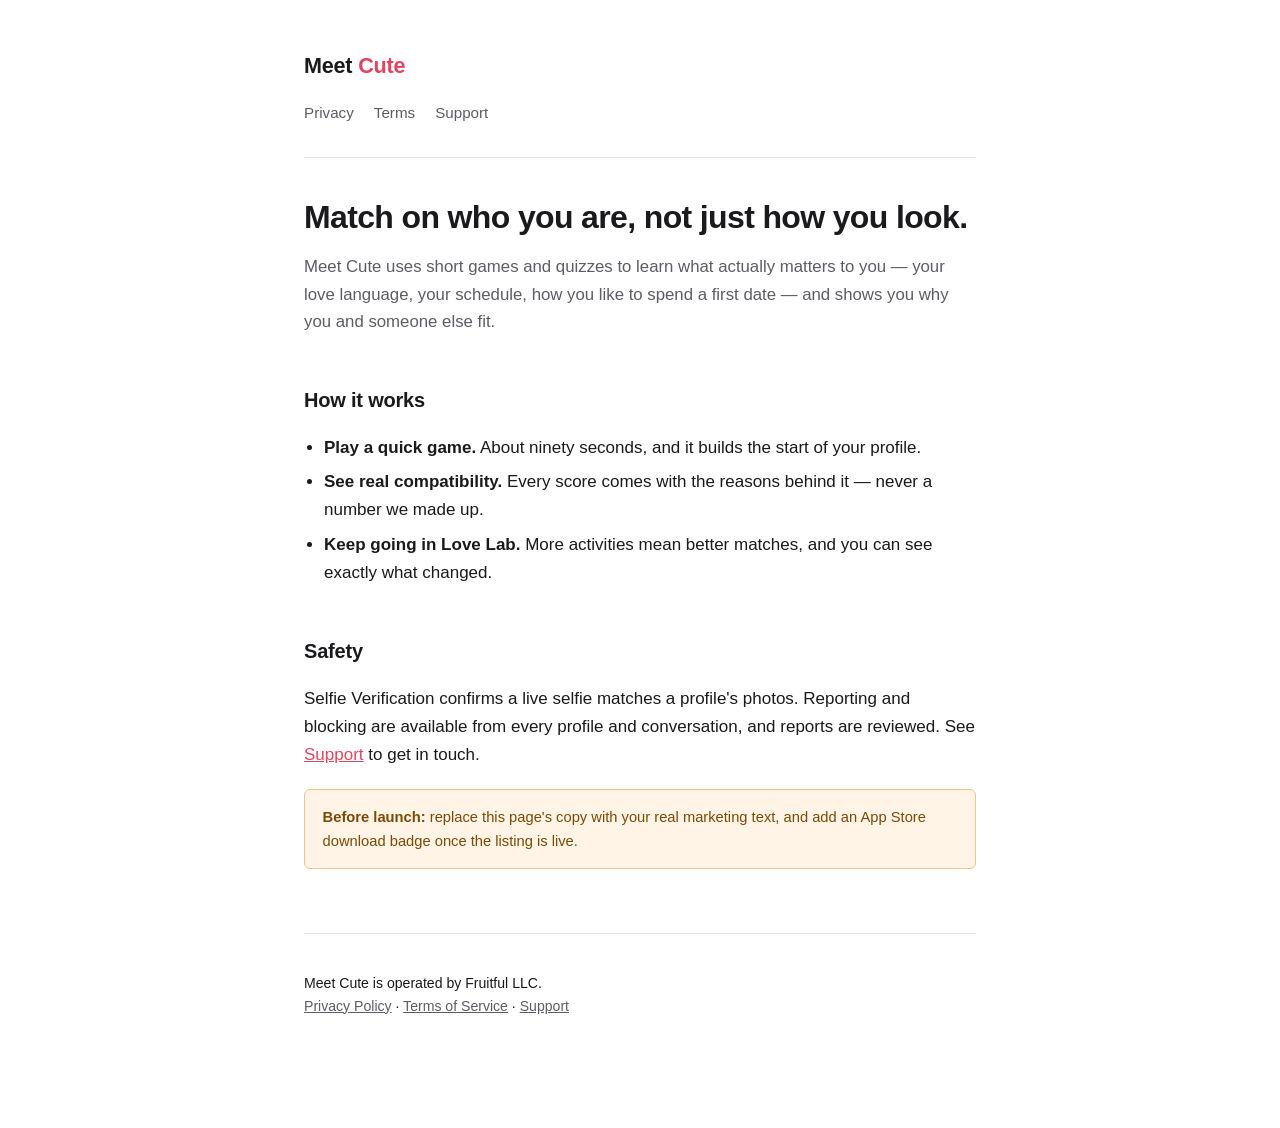
<file: index.html>
<!doctype html>
<html lang="en">
<head>
<meta charset="utf-8">
<meta name="viewport" content="width=device-width, initial-scale=1">
<title>Meet Cute</title>
<meta name="description" content="Meet Cute — a dating app built on games and quizzes, so you match on who you are, not just how you look.">
<link rel="stylesheet" href="style.css">
</head>
<body>
<div class="wrap">

<header>
  <a class="brand" href="index.html">Meet&nbsp;<span>Cute</span></a>
  <nav>
    <a href="privacy.html">Privacy</a>
    <a href="terms.html">Terms</a>
    <a href="support.html">Support</a>
  </nav>
</header>

<h1>Match on who you are, not just how you look.</h1>
<p class="lede">Meet Cute uses short games and quizzes to learn what actually matters to you — your love language, your schedule, how you like to spend a first date — and shows you why you and someone else fit.</p>

<h2>How it works</h2>
<ul>
  <li><strong>Play a quick game.</strong> About ninety seconds, and it builds the start of your profile.</li>
  <li><strong>See real compatibility.</strong> Every score comes with the reasons behind it — never a number we made up.</li>
  <li><strong>Keep going in Love Lab.</strong> More activities mean better matches, and you can see exactly what changed.</li>
</ul>

<h2>Safety</h2>
<p>Selfie Verification confirms a live selfie matches a profile's photos. Reporting and blocking are available from every profile and conversation, and reports are reviewed. See <a href="support.html">Support</a> to get in touch.</p>

<div class="todo">
  <strong>Before launch:</strong> replace this page's copy with your real marketing text, and add an App Store download badge once the listing is live.
</div>

<footer>
  <p>Meet Cute is operated by Fruitful&nbsp;LLC.<br>
  <a href="privacy.html">Privacy Policy</a> · <a href="terms.html">Terms of Service</a> · <a href="support.html">Support</a></p>
</footer>

</div>
</body>
</html>
</file>
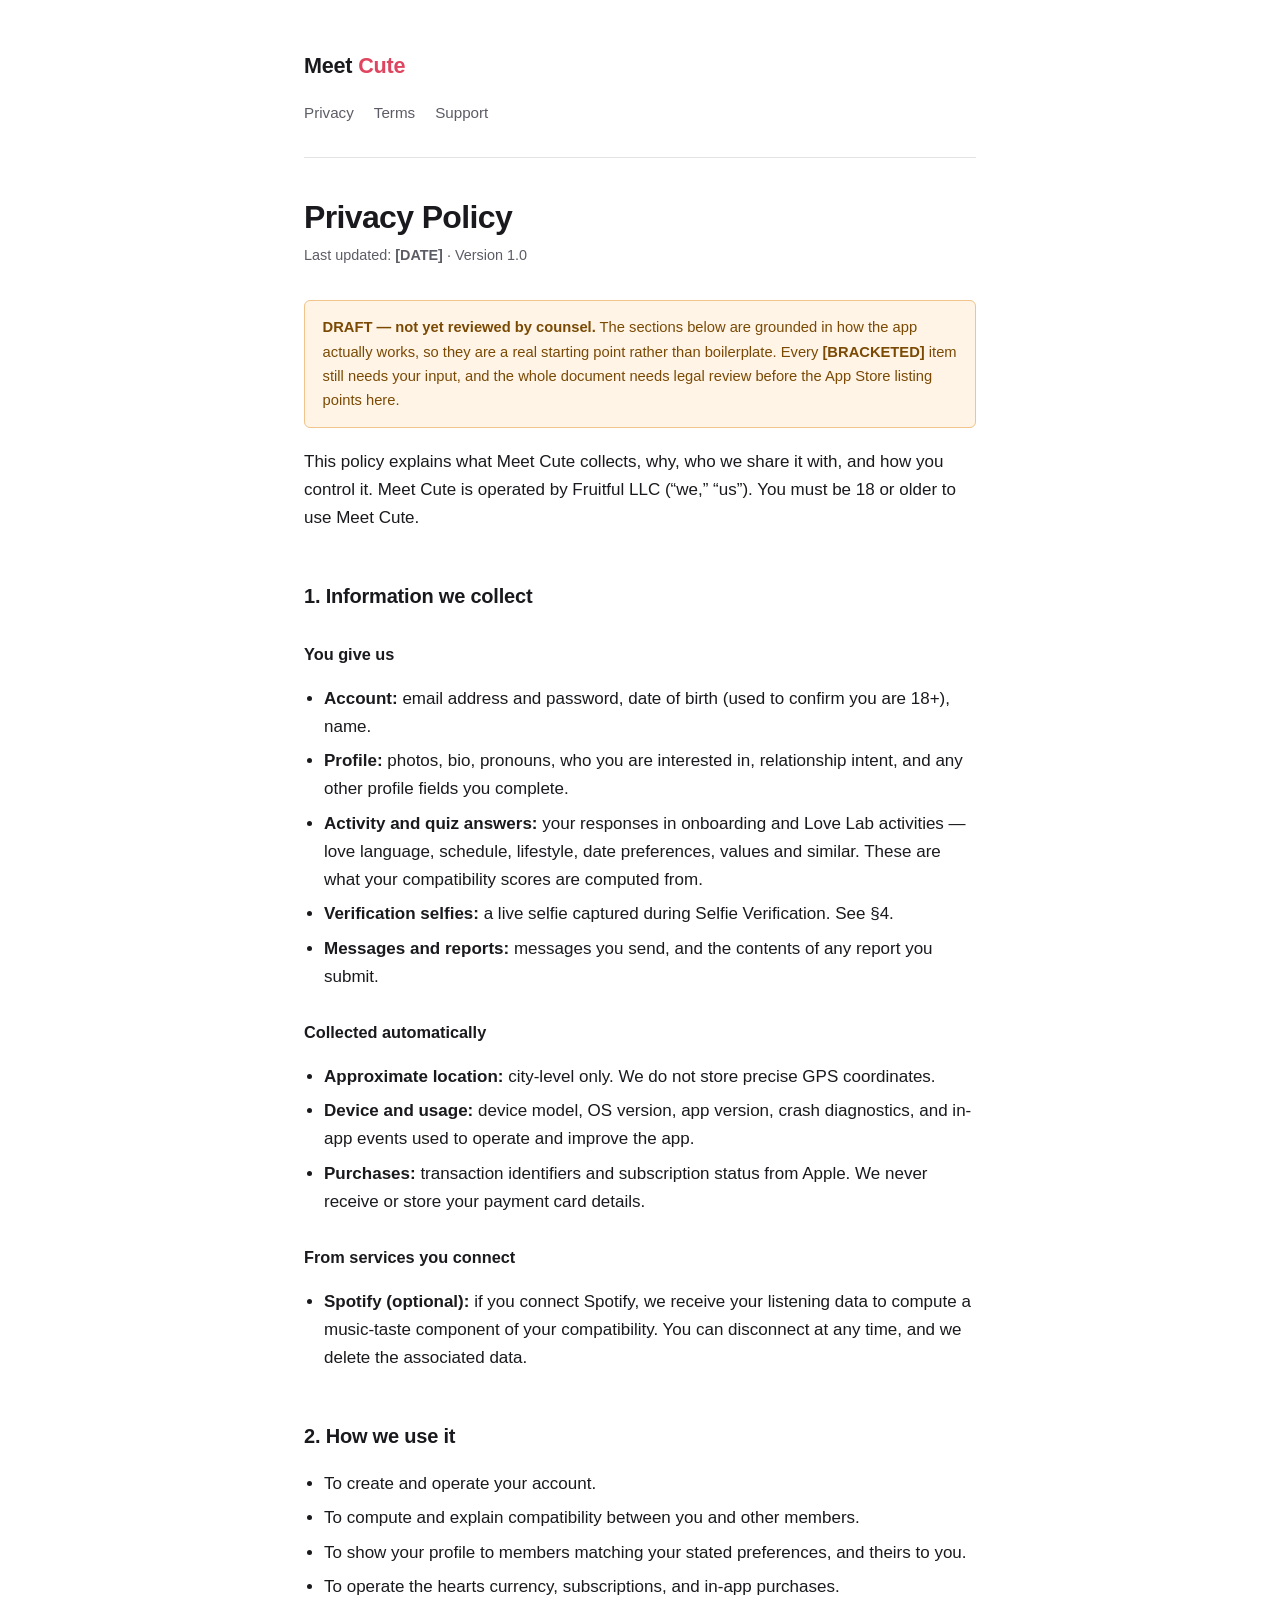
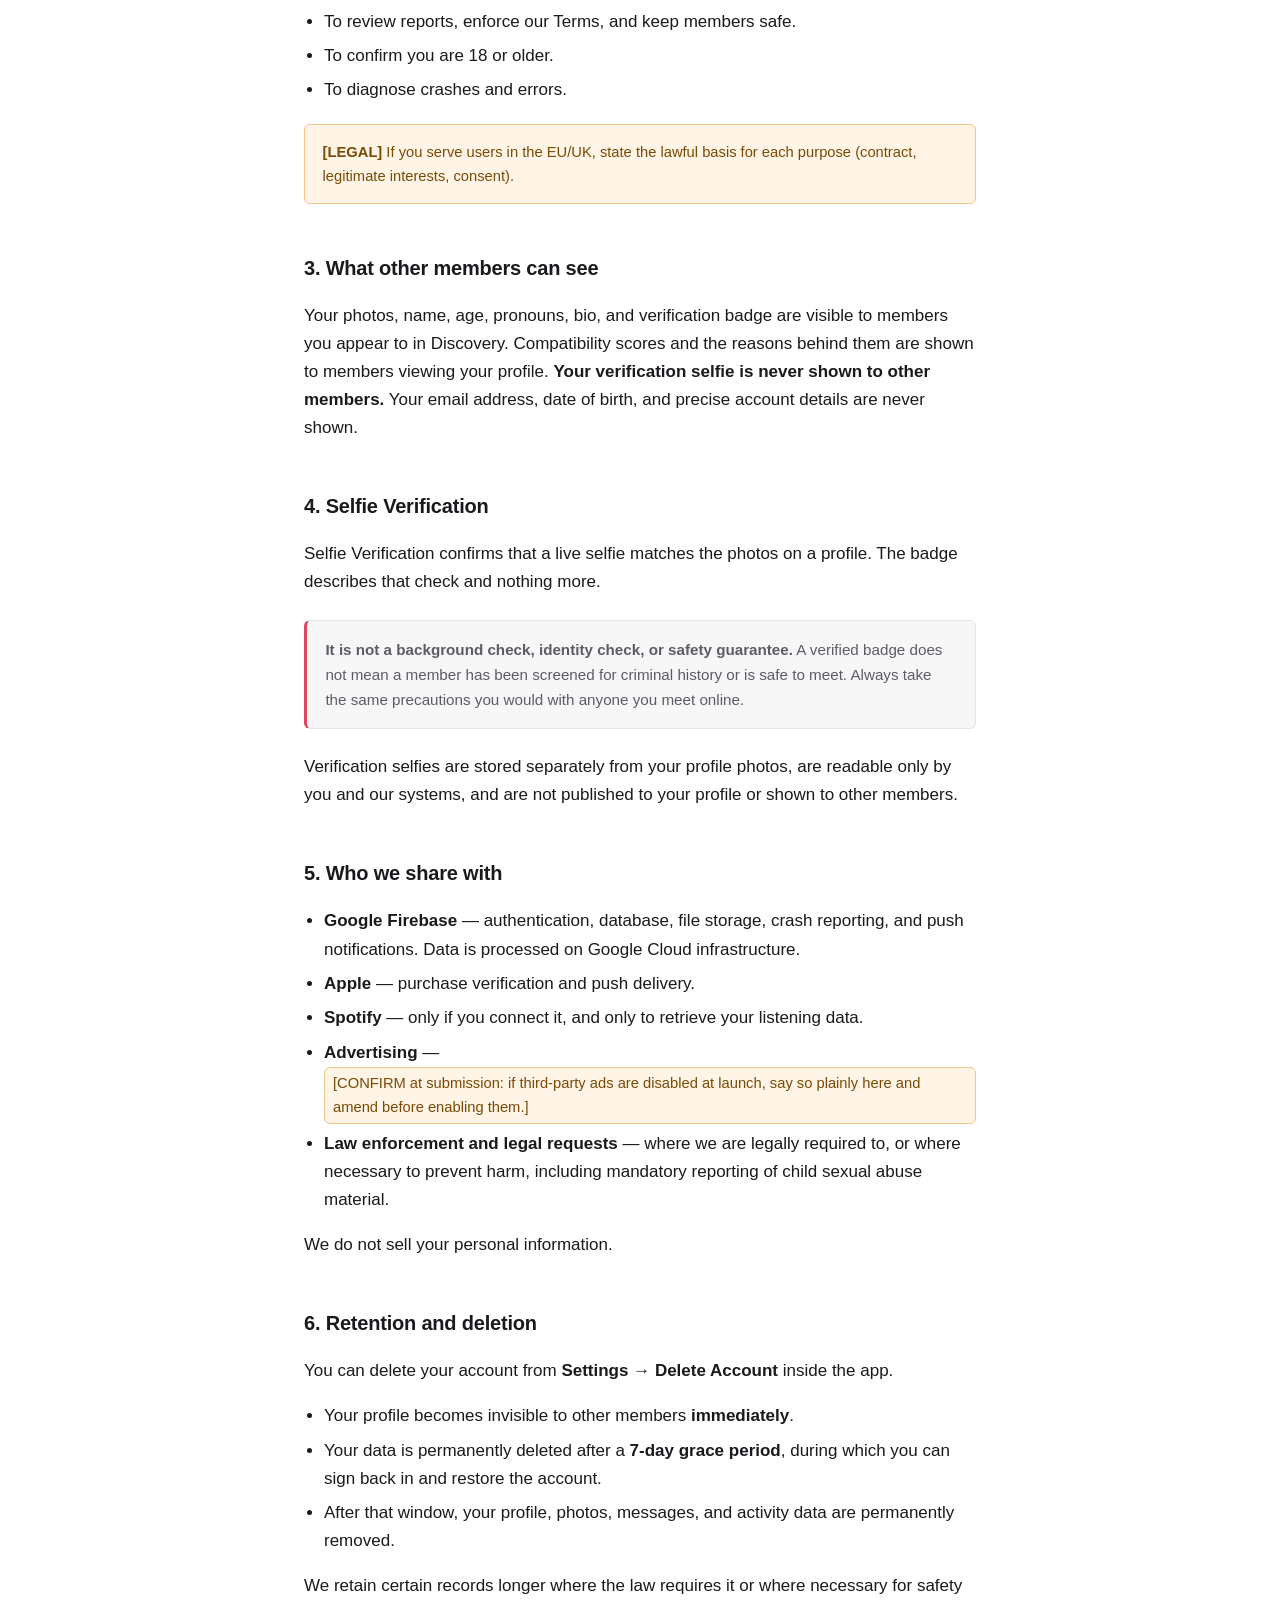
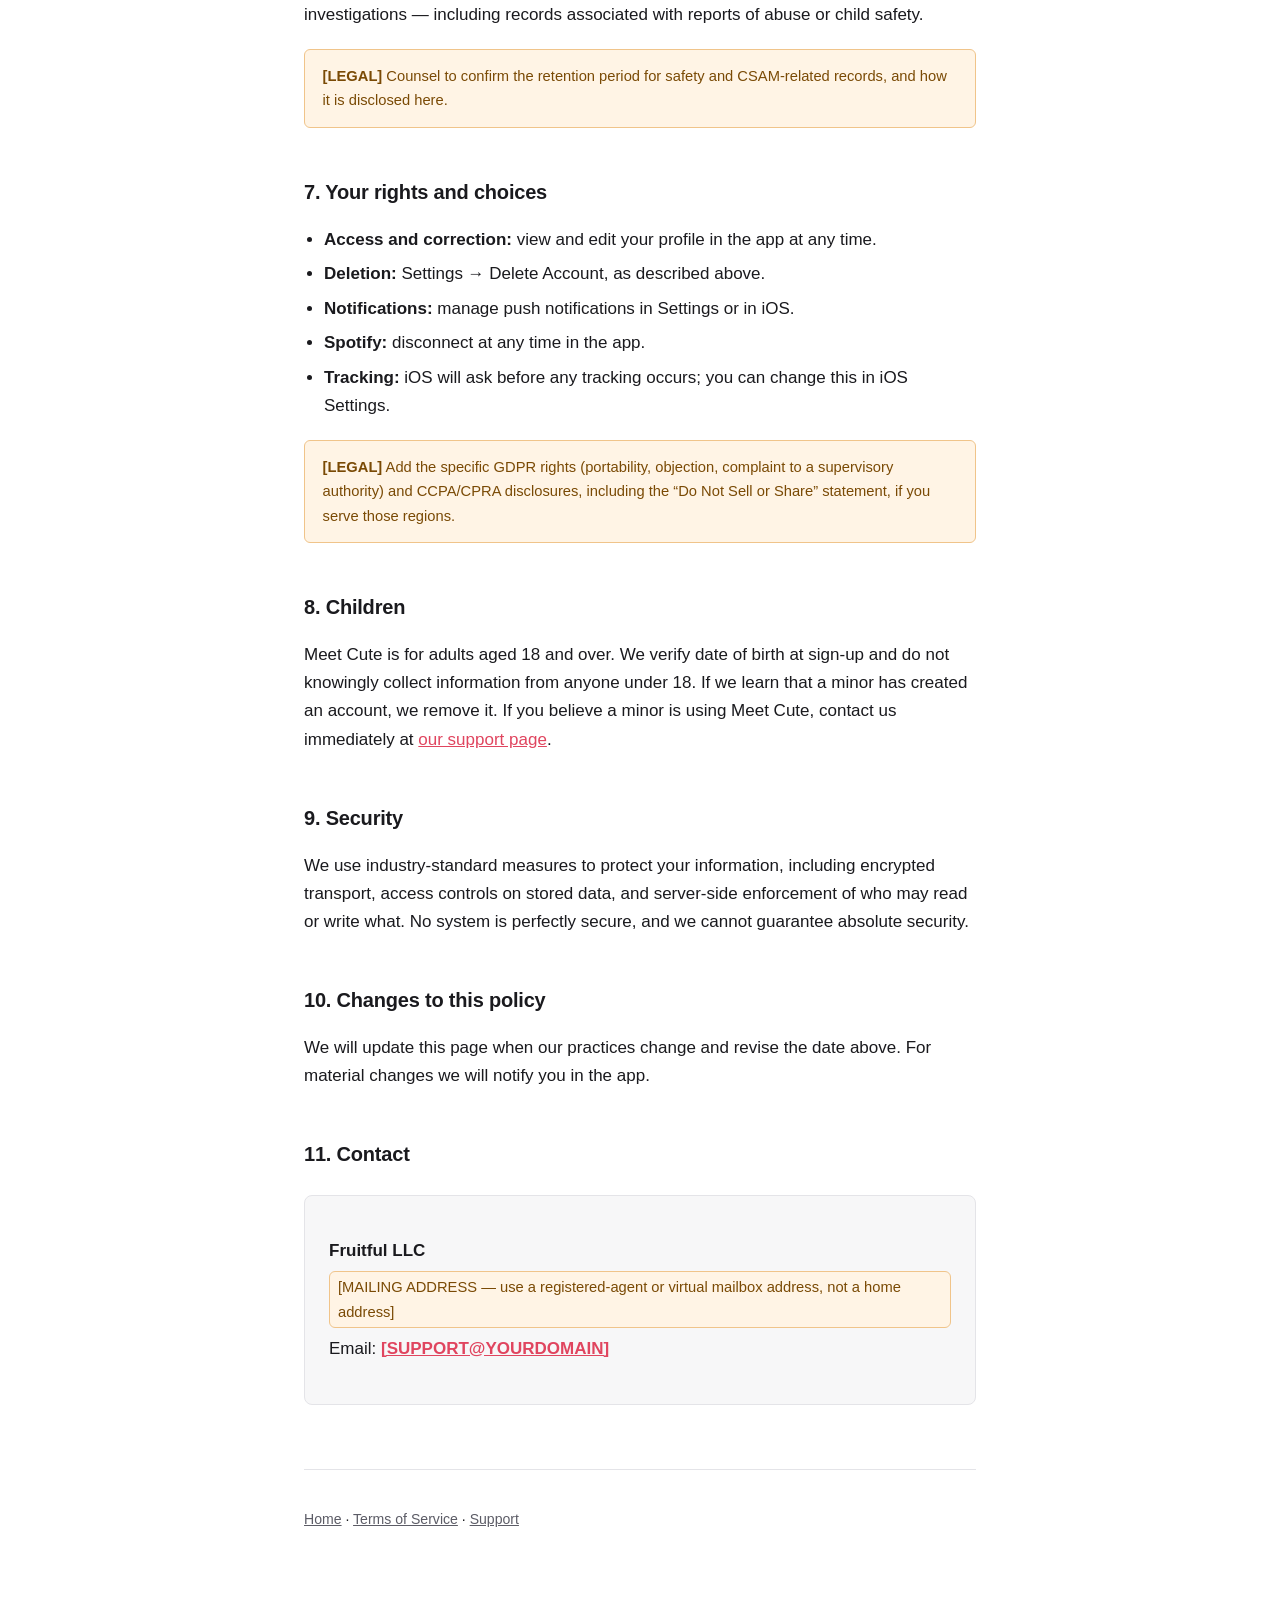
<file: privacy.html>
<!doctype html>
<html lang="en">
<head>
<meta charset="utf-8">
<meta name="viewport" content="width=device-width, initial-scale=1">
<title>Privacy Policy — Meet Cute</title>
<meta name="description" content="How Meet Cute collects, uses, shares, and retains your information.">
<link rel="stylesheet" href="style.css">
</head>
<body>
<div class="wrap">

<header>
  <a class="brand" href="index.html">Meet&nbsp;<span>Cute</span></a>
  <nav>
    <a href="privacy.html">Privacy</a>
    <a href="terms.html">Terms</a>
    <a href="support.html">Support</a>
  </nav>
</header>

<h1>Privacy Policy</h1>
<p class="updated">Last updated: <strong>[DATE]</strong> · Version 1.0</p>

<div class="todo">
  <strong>DRAFT — not yet reviewed by counsel.</strong> The sections below are grounded in how the app actually works, so they are a real starting point rather than boilerplate. Every <strong>[BRACKETED]</strong> item still needs your input, and the whole document needs legal review before the App Store listing points here.
</div>

<p>This policy explains what Meet Cute collects, why, who we share it with, and how you control it. Meet Cute is operated by Fruitful&nbsp;LLC (“we,” “us”). You must be 18 or older to use Meet Cute.</p>

<h2>1. Information we collect</h2>

<h3>You give us</h3>
<ul>
  <li><strong>Account:</strong> email address and password, date of birth (used to confirm you are 18+), name.</li>
  <li><strong>Profile:</strong> photos, bio, pronouns, who you are interested in, relationship intent, and any other profile fields you complete.</li>
  <li><strong>Activity and quiz answers:</strong> your responses in onboarding and Love Lab activities — love language, schedule, lifestyle, date preferences, values and similar. These are what your compatibility scores are computed from.</li>
  <li><strong>Verification selfies:</strong> a live selfie captured during Selfie Verification. See §4.</li>
  <li><strong>Messages and reports:</strong> messages you send, and the contents of any report you submit.</li>
</ul>

<h3>Collected automatically</h3>
<ul>
  <li><strong>Approximate location:</strong> city-level only. We do not store precise GPS coordinates.</li>
  <li><strong>Device and usage:</strong> device model, OS version, app version, crash diagnostics, and in-app events used to operate and improve the app.</li>
  <li><strong>Purchases:</strong> transaction identifiers and subscription status from Apple. We never receive or store your payment card details.</li>
</ul>

<h3>From services you connect</h3>
<ul>
  <li><strong>Spotify (optional):</strong> if you connect Spotify, we receive your listening data to compute a music-taste component of your compatibility. You can disconnect at any time, and we delete the associated data.</li>
</ul>

<h2>2. How we use it</h2>
<ul>
  <li>To create and operate your account.</li>
  <li>To compute and explain compatibility between you and other members.</li>
  <li>To show your profile to members matching your stated preferences, and theirs to you.</li>
  <li>To operate the hearts currency, subscriptions, and in-app purchases.</li>
  <li>To review reports, enforce our Terms, and keep members safe.</li>
  <li>To confirm you are 18 or older.</li>
  <li>To diagnose crashes and errors.</li>
</ul>
<div class="todo"><strong>[LEGAL]</strong> If you serve users in the EU/UK, state the lawful basis for each purpose (contract, legitimate interests, consent).</div>

<h2>3. What other members can see</h2>
<p>Your photos, name, age, pronouns, bio, and verification badge are visible to members you appear to in Discovery. Compatibility scores and the reasons behind them are shown to members viewing your profile. <strong>Your verification selfie is never shown to other members.</strong> Your email address, date of birth, and precise account details are never shown.</p>

<h2>4. Selfie Verification</h2>
<p>Selfie Verification confirms that a live selfie matches the photos on a profile. The badge describes that check and nothing more.</p>
<div class="note">
  <strong>It is not a background check, identity check, or safety guarantee.</strong> A verified badge does not mean a member has been screened for criminal history or is safe to meet. Always take the same precautions you would with anyone you meet online.
</div>
<p>Verification selfies are stored separately from your profile photos, are readable only by you and our systems, and are not published to your profile or shown to other members.</p>

<h2>5. Who we share with</h2>
<ul>
  <li><strong>Google Firebase</strong> — authentication, database, file storage, crash reporting, and push notifications. Data is processed on Google Cloud infrastructure.</li>
  <li><strong>Apple</strong> — purchase verification and push delivery.</li>
  <li><strong>Spotify</strong> — only if you connect it, and only to retrieve your listening data.</li>
  <li><strong>Advertising</strong> — <span class="todo" style="display:inline-block;margin:0;padding:0.2rem 0.5rem;">[CONFIRM at submission: if third-party ads are disabled at launch, say so plainly here and amend before enabling them.]</span></li>
  <li><strong>Law enforcement and legal requests</strong> — where we are legally required to, or where necessary to prevent harm, including mandatory reporting of child sexual abuse material.</li>
</ul>
<p>We do not sell your personal information.</p>

<h2>6. Retention and deletion</h2>
<p>You can delete your account from <strong>Settings → Delete Account</strong> inside the app.</p>
<ul>
  <li>Your profile becomes invisible to other members <strong>immediately</strong>.</li>
  <li>Your data is permanently deleted after a <strong>7-day grace period</strong>, during which you can sign back in and restore the account.</li>
  <li>After that window, your profile, photos, messages, and activity data are permanently removed.</li>
</ul>
<p>We retain certain records longer where the law requires it or where necessary for safety investigations — including records associated with reports of abuse or child safety.</p>
<div class="todo"><strong>[LEGAL]</strong> Counsel to confirm the retention period for safety and CSAM-related records, and how it is disclosed here.</div>

<h2>7. Your rights and choices</h2>
<ul>
  <li><strong>Access and correction:</strong> view and edit your profile in the app at any time.</li>
  <li><strong>Deletion:</strong> Settings → Delete Account, as described above.</li>
  <li><strong>Notifications:</strong> manage push notifications in Settings or in iOS.</li>
  <li><strong>Spotify:</strong> disconnect at any time in the app.</li>
  <li><strong>Tracking:</strong> iOS will ask before any tracking occurs; you can change this in iOS Settings.</li>
</ul>
<div class="todo"><strong>[LEGAL]</strong> Add the specific GDPR rights (portability, objection, complaint to a supervisory authority) and CCPA/CPRA disclosures, including the “Do Not Sell or Share” statement, if you serve those regions.</div>

<h2>8. Children</h2>
<p>Meet Cute is for adults aged 18 and over. We verify date of birth at sign-up and do not knowingly collect information from anyone under 18. If we learn that a minor has created an account, we remove it. If you believe a minor is using Meet Cute, contact us immediately at <a href="support.html">our support page</a>.</p>

<h2>9. Security</h2>
<p>We use industry-standard measures to protect your information, including encrypted transport, access controls on stored data, and server-side enforcement of who may read or write what. No system is perfectly secure, and we cannot guarantee absolute security.</p>

<h2>10. Changes to this policy</h2>
<p>We will update this page when our practices change and revise the date above. For material changes we will notify you in the app.</p>

<h2>11. Contact</h2>
<div class="contact">
  <p><strong>Fruitful LLC</strong><br>
  <span class="todo" style="display:inline-block;margin:0.4rem 0;padding:0.2rem 0.5rem;">[MAILING ADDRESS — use a registered-agent or virtual mailbox address, not a home address]</span><br>
  Email: <a href="mailto:[SUPPORT@YOURDOMAIN]">[SUPPORT@YOURDOMAIN]</a></p>
</div>

<footer>
  <p><a href="index.html">Home</a> · <a href="terms.html">Terms of Service</a> · <a href="support.html">Support</a></p>
</footer>

</div>
</body>
</html>
</file>
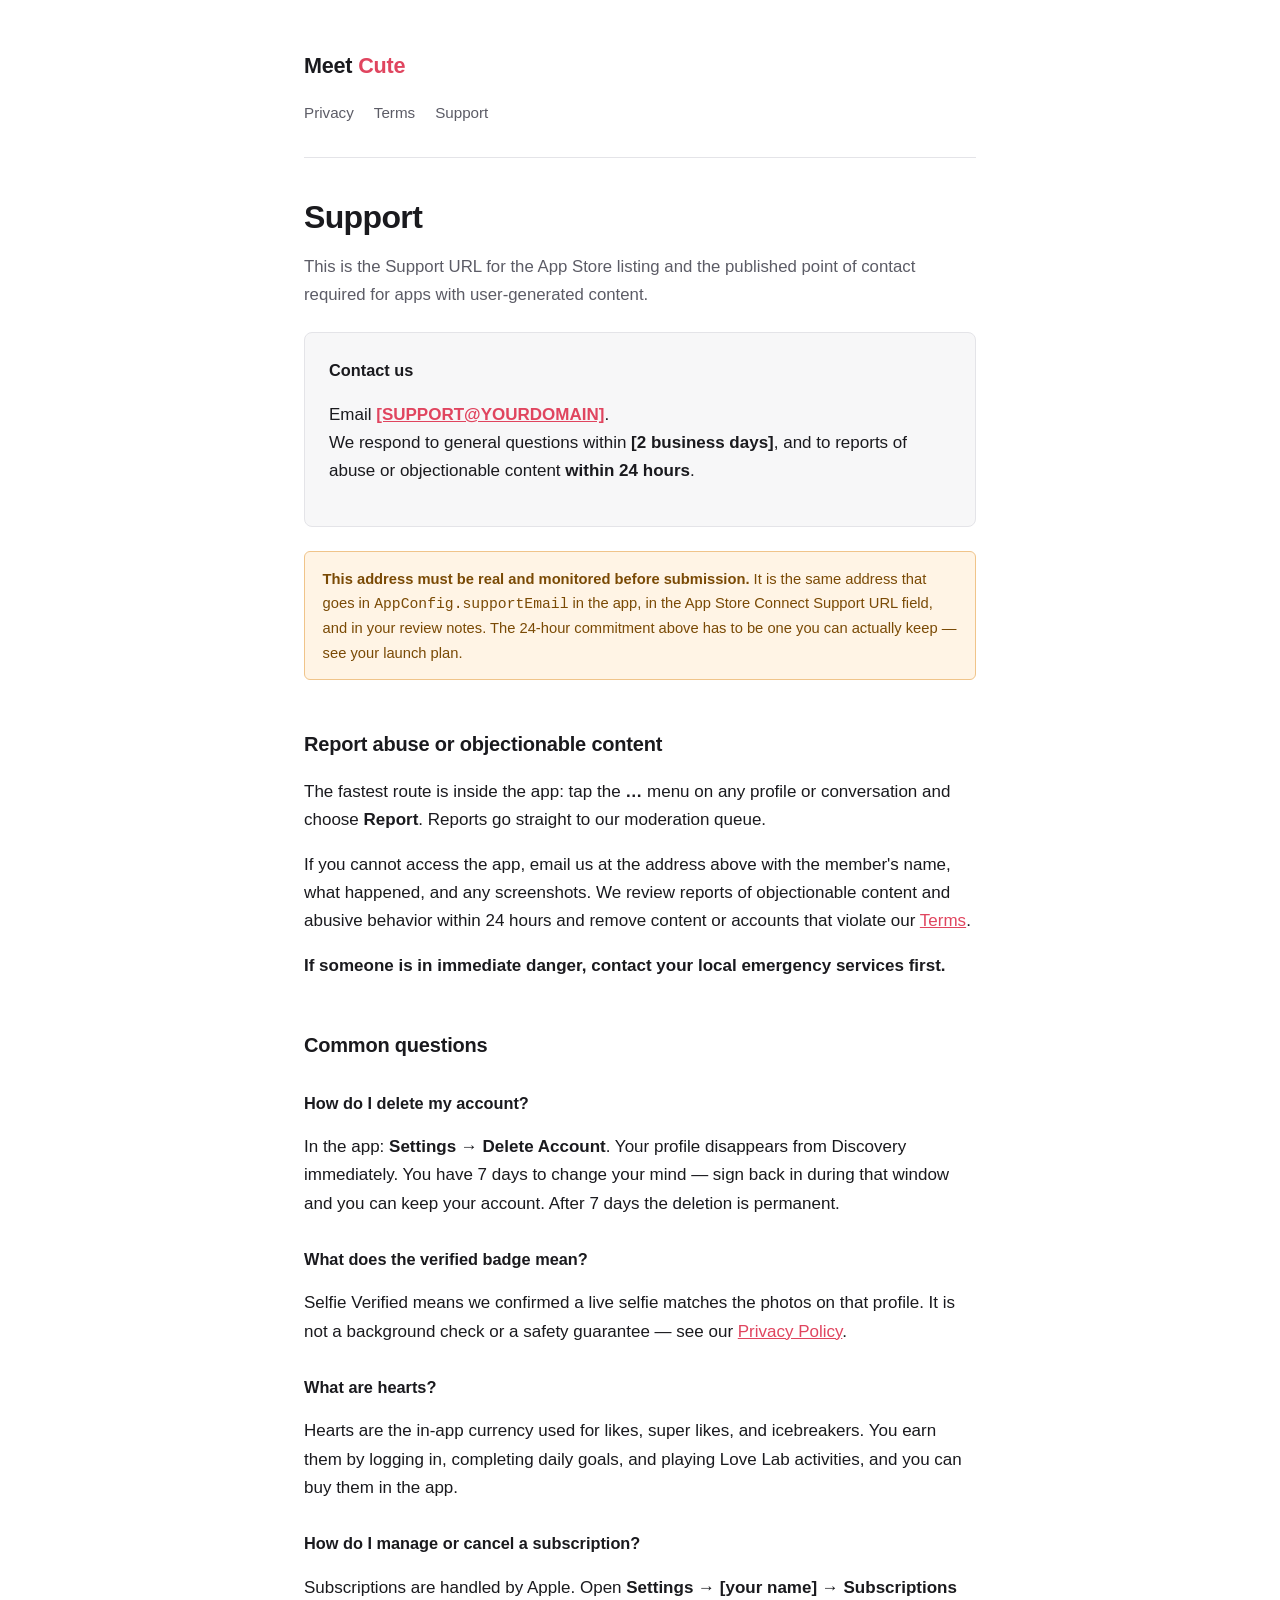
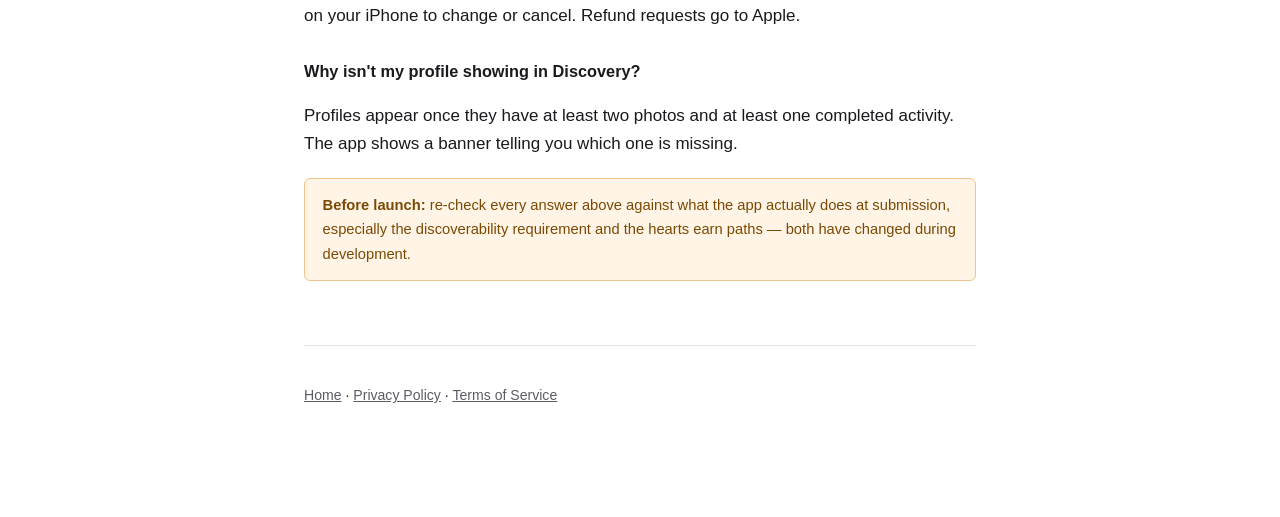
<file: support.html>
<!doctype html>
<html lang="en">
<head>
<meta charset="utf-8">
<meta name="viewport" content="width=device-width, initial-scale=1">
<title>Support — Meet Cute</title>
<meta name="description" content="Get help with Meet Cute, report a problem, or report abuse.">
<link rel="stylesheet" href="style.css">
</head>
<body>
<div class="wrap">

<header>
  <a class="brand" href="index.html">Meet&nbsp;<span>Cute</span></a>
  <nav>
    <a href="privacy.html">Privacy</a>
    <a href="terms.html">Terms</a>
    <a href="support.html">Support</a>
  </nav>
</header>

<h1>Support</h1>
<p class="lede">This is the Support URL for the App Store listing and the published point of contact required for apps with user-generated content.</p>

<div class="contact">
  <h3 style="margin-top:0">Contact us</h3>
  <p>Email <a href="mailto:[SUPPORT@YOURDOMAIN]">[SUPPORT@YOURDOMAIN]</a>.<br>
  We respond to general questions within <strong>[2 business days]</strong>, and to reports of abuse or objectionable content <strong>within 24 hours</strong>.</p>
</div>

<div class="todo">
  <strong>This address must be real and monitored before submission.</strong> It is the same address that goes in <code>AppConfig.supportEmail</code> in the app, in the App Store Connect Support URL field, and in your review notes. The 24-hour commitment above has to be one you can actually keep — see your launch plan.
</div>

<h2>Report abuse or objectionable content</h2>
<p>The fastest route is inside the app: tap the <strong>…</strong> menu on any profile or conversation and choose <strong>Report</strong>. Reports go straight to our moderation queue.</p>
<p>If you cannot access the app, email us at the address above with the member's name, what happened, and any screenshots. We review reports of objectionable content and abusive behavior within 24 hours and remove content or accounts that violate our <a href="terms.html">Terms</a>.</p>
<p><strong>If someone is in immediate danger, contact your local emergency services first.</strong></p>

<h2>Common questions</h2>

<h3>How do I delete my account?</h3>
<p>In the app: <strong>Settings → Delete Account</strong>. Your profile disappears from Discovery immediately. You have 7 days to change your mind — sign back in during that window and you can keep your account. After 7 days the deletion is permanent.</p>

<h3>What does the verified badge mean?</h3>
<p>Selfie Verified means we confirmed a live selfie matches the photos on that profile. It is not a background check or a safety guarantee — see our <a href="privacy.html">Privacy Policy</a>.</p>

<h3>What are hearts?</h3>
<p>Hearts are the in-app currency used for likes, super likes, and icebreakers. You earn them by logging in, completing daily goals, and playing Love Lab activities, and you can buy them in the app.</p>

<h3>How do I manage or cancel a subscription?</h3>
<p>Subscriptions are handled by Apple. Open <strong>Settings → [your name] → Subscriptions</strong> on your iPhone to change or cancel. Refund requests go to Apple.</p>

<h3>Why isn't my profile showing in Discovery?</h3>
<p>Profiles appear once they have at least two photos and at least one completed activity. The app shows a banner telling you which one is missing.</p>

<div class="todo">
  <strong>Before launch:</strong> re-check every answer above against what the app actually does at submission, especially the discoverability requirement and the hearts earn paths — both have changed during development.
</div>

<footer>
  <p><a href="index.html">Home</a> · <a href="privacy.html">Privacy Policy</a> · <a href="terms.html">Terms of Service</a></p>
</footer>

</div>
</body>
</html>
</file>
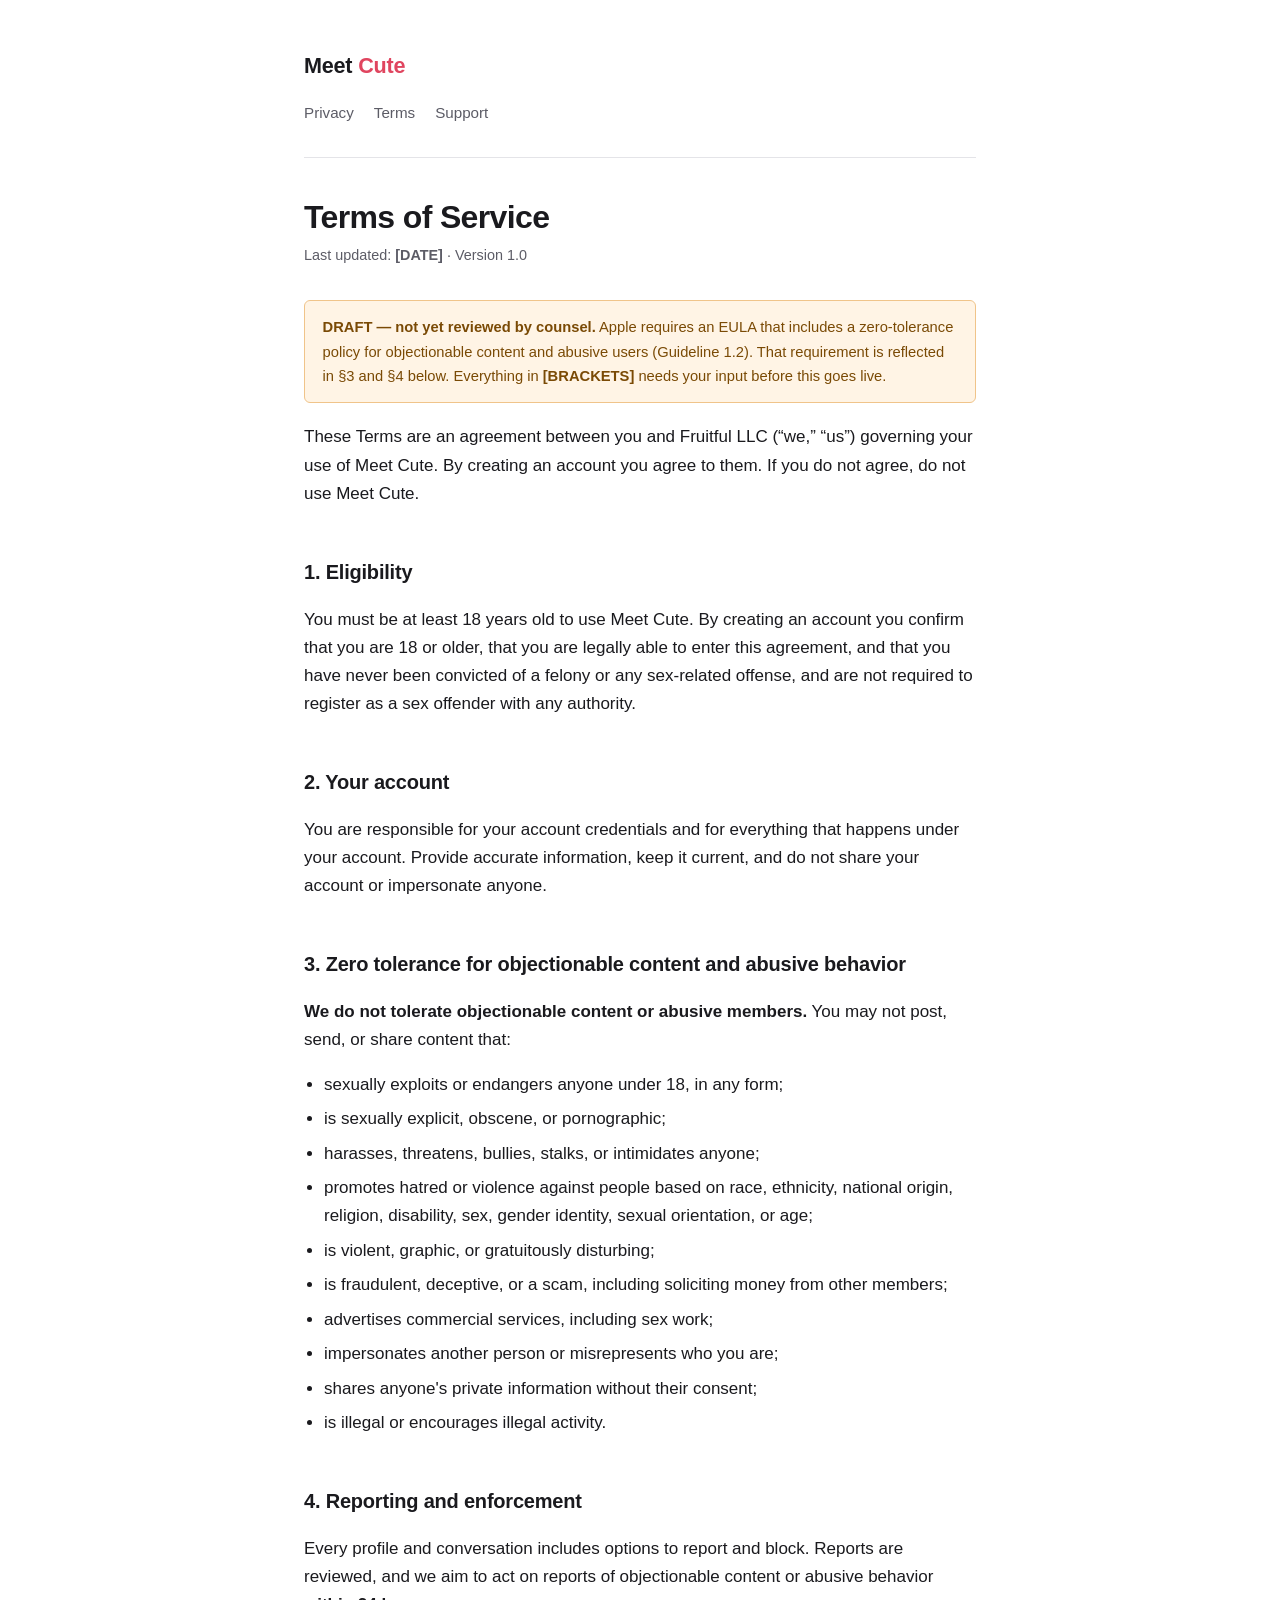
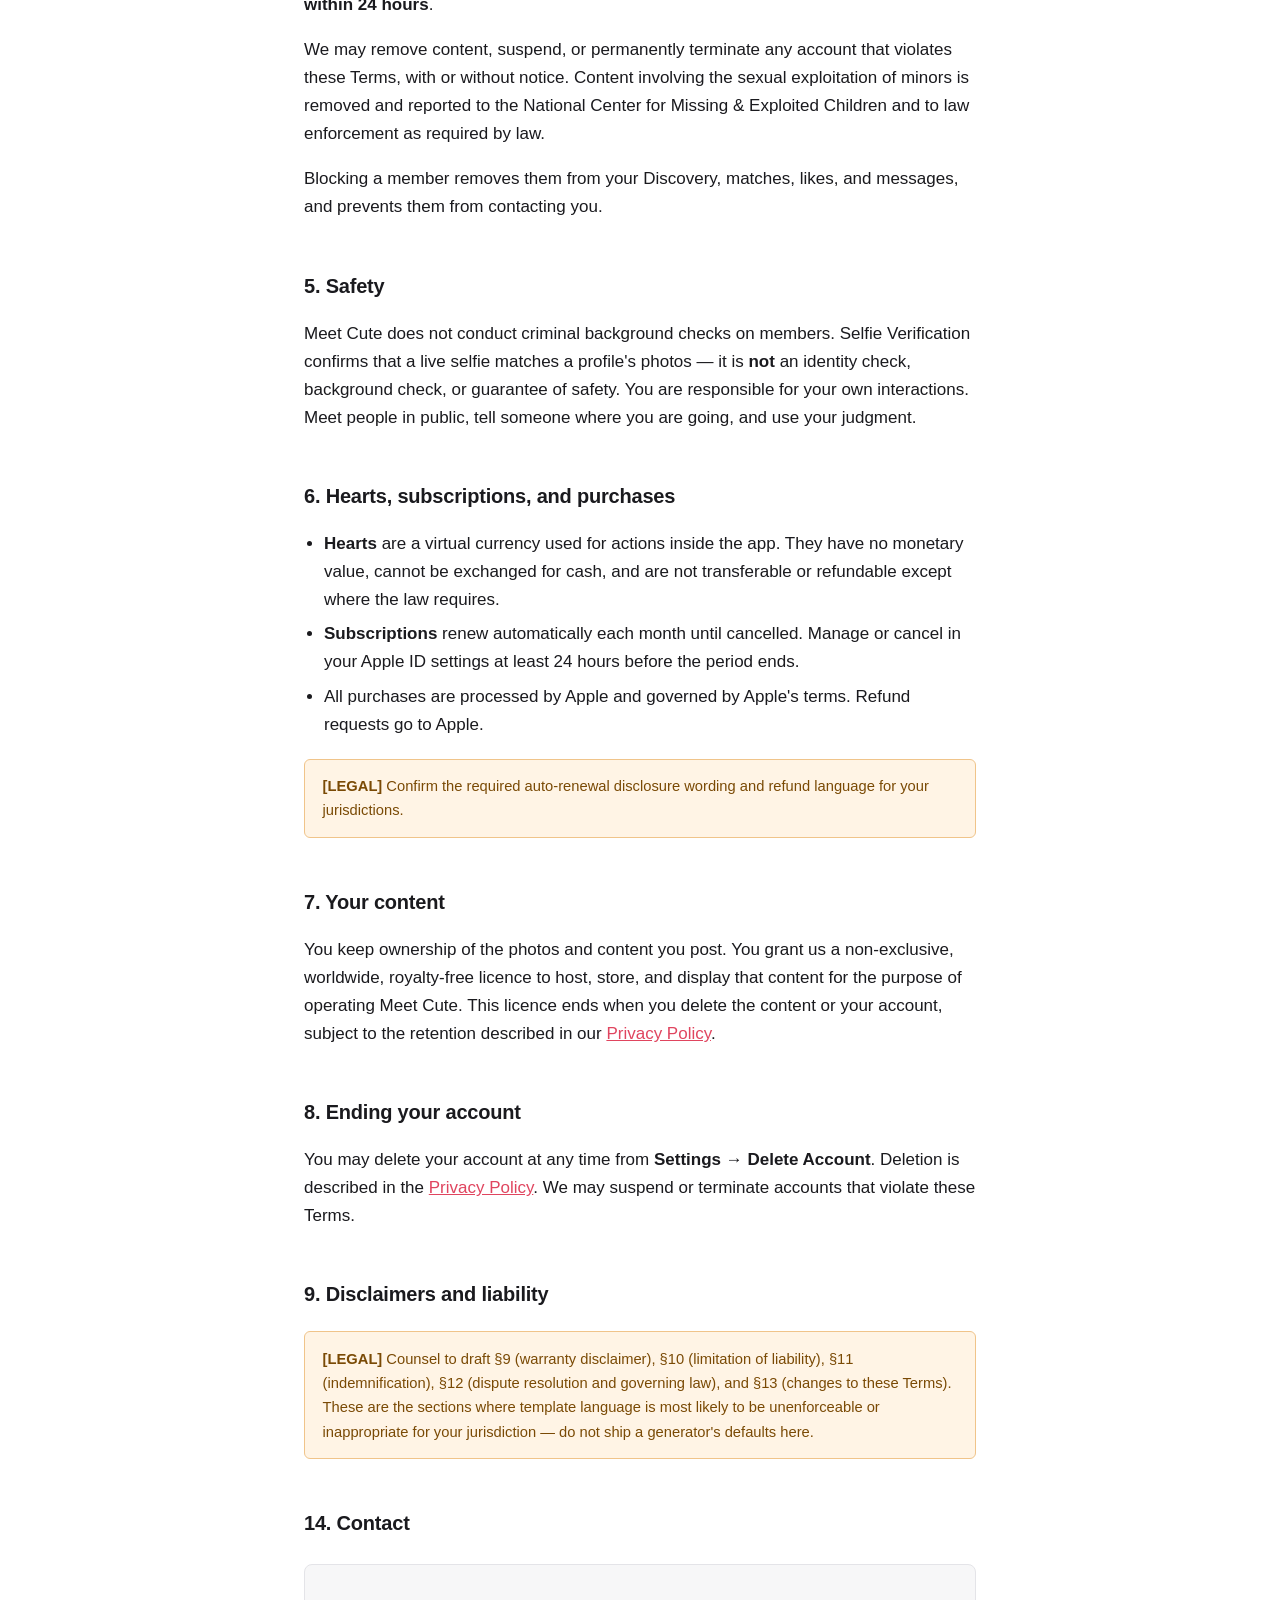
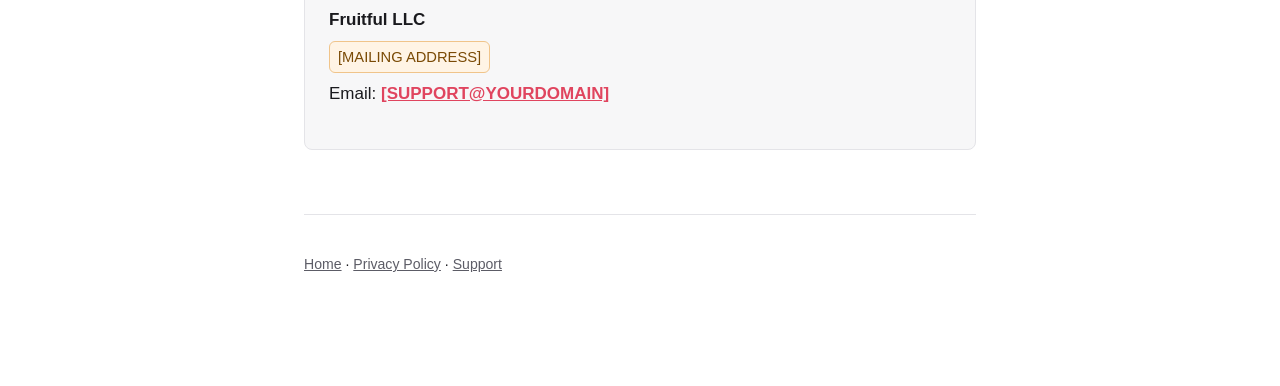
<file: terms.html>
<!doctype html>
<html lang="en">
<head>
<meta charset="utf-8">
<meta name="viewport" content="width=device-width, initial-scale=1">
<title>Terms of Service — Meet Cute</title>
<meta name="description" content="The rules for using Meet Cute, including community standards, purchases, and account termination.">
<link rel="stylesheet" href="style.css">
</head>
<body>
<div class="wrap">

<header>
  <a class="brand" href="index.html">Meet&nbsp;<span>Cute</span></a>
  <nav>
    <a href="privacy.html">Privacy</a>
    <a href="terms.html">Terms</a>
    <a href="support.html">Support</a>
  </nav>
</header>

<h1>Terms of Service</h1>
<p class="updated">Last updated: <strong>[DATE]</strong> · Version 1.0</p>

<div class="todo">
  <strong>DRAFT — not yet reviewed by counsel.</strong> Apple requires an EULA that includes a zero-tolerance policy for objectionable content and abusive users (Guideline 1.2). That requirement is reflected in §3 and §4 below. Everything in <strong>[BRACKETS]</strong> needs your input before this goes live.
</div>

<p>These Terms are an agreement between you and Fruitful&nbsp;LLC (“we,” “us”) governing your use of Meet Cute. By creating an account you agree to them. If you do not agree, do not use Meet Cute.</p>

<h2>1. Eligibility</h2>
<p>You must be at least 18 years old to use Meet Cute. By creating an account you confirm that you are 18 or older, that you are legally able to enter this agreement, and that you have never been convicted of a felony or any sex-related offense, and are not required to register as a sex offender with any authority.</p>

<h2>2. Your account</h2>
<p>You are responsible for your account credentials and for everything that happens under your account. Provide accurate information, keep it current, and do not share your account or impersonate anyone.</p>

<h2>3. Zero tolerance for objectionable content and abusive behavior</h2>
<p><strong>We do not tolerate objectionable content or abusive members.</strong> You may not post, send, or share content that:</p>
<ul>
  <li>sexually exploits or endangers anyone under 18, in any form;</li>
  <li>is sexually explicit, obscene, or pornographic;</li>
  <li>harasses, threatens, bullies, stalks, or intimidates anyone;</li>
  <li>promotes hatred or violence against people based on race, ethnicity, national origin, religion, disability, sex, gender identity, sexual orientation, or age;</li>
  <li>is violent, graphic, or gratuitously disturbing;</li>
  <li>is fraudulent, deceptive, or a scam, including soliciting money from other members;</li>
  <li>advertises commercial services, including sex work;</li>
  <li>impersonates another person or misrepresents who you are;</li>
  <li>shares anyone's private information without their consent;</li>
  <li>is illegal or encourages illegal activity.</li>
</ul>

<h2>4. Reporting and enforcement</h2>
<p>Every profile and conversation includes options to report and block. Reports are reviewed, and we aim to act on reports of objectionable content or abusive behavior <strong>within 24 hours</strong>.</p>
<p>We may remove content, suspend, or permanently terminate any account that violates these Terms, with or without notice. Content involving the sexual exploitation of minors is removed and reported to the National Center for Missing &amp; Exploited Children and to law enforcement as required by law.</p>
<p>Blocking a member removes them from your Discovery, matches, likes, and messages, and prevents them from contacting you.</p>

<h2>5. Safety</h2>
<p>Meet Cute does not conduct criminal background checks on members. Selfie Verification confirms that a live selfie matches a profile's photos — it is <strong>not</strong> an identity check, background check, or guarantee of safety. You are responsible for your own interactions. Meet people in public, tell someone where you are going, and use your judgment.</p>

<h2>6. Hearts, subscriptions, and purchases</h2>
<ul>
  <li><strong>Hearts</strong> are a virtual currency used for actions inside the app. They have no monetary value, cannot be exchanged for cash, and are not transferable or refundable except where the law requires.</li>
  <li><strong>Subscriptions</strong> renew automatically each month until cancelled. Manage or cancel in your Apple ID settings at least 24 hours before the period ends.</li>
  <li>All purchases are processed by Apple and governed by Apple's terms. Refund requests go to Apple.</li>
</ul>
<div class="todo"><strong>[LEGAL]</strong> Confirm the required auto-renewal disclosure wording and refund language for your jurisdictions.</div>

<h2>7. Your content</h2>
<p>You keep ownership of the photos and content you post. You grant us a non-exclusive, worldwide, royalty-free licence to host, store, and display that content for the purpose of operating Meet Cute. This licence ends when you delete the content or your account, subject to the retention described in our <a href="privacy.html">Privacy Policy</a>.</p>

<h2>8. Ending your account</h2>
<p>You may delete your account at any time from <strong>Settings → Delete Account</strong>. Deletion is described in the <a href="privacy.html">Privacy Policy</a>. We may suspend or terminate accounts that violate these Terms.</p>

<h2>9. Disclaimers and liability</h2>
<div class="todo"><strong>[LEGAL]</strong> Counsel to draft §9 (warranty disclaimer), §10 (limitation of liability), §11 (indemnification), §12 (dispute resolution and governing law), and §13 (changes to these Terms). These are the sections where template language is most likely to be unenforceable or inappropriate for your jurisdiction — do not ship a generator's defaults here.</div>

<h2>14. Contact</h2>
<div class="contact">
  <p><strong>Fruitful LLC</strong><br>
  <span class="todo" style="display:inline-block;margin:0.4rem 0;padding:0.2rem 0.5rem;">[MAILING ADDRESS]</span><br>
  Email: <a href="mailto:[SUPPORT@YOURDOMAIN]">[SUPPORT@YOURDOMAIN]</a></p>
</div>

<footer>
  <p><a href="index.html">Home</a> · <a href="privacy.html">Privacy Policy</a> · <a href="support.html">Support</a></p>
</footer>

</div>
</body>
</html>
</file>
<file: style.css>
:root {
  --bg: #ffffff;
  --surface: #f7f7f8;
  --text: #1a1a1e;
  --muted: #5c5c66;
  --border: #e4e4e8;
  --accent: #e0455f;
  --max: 42rem;
}

@media (prefers-color-scheme: dark) {
  :root {
    --bg: #131316;
    --surface: #1c1c21;
    --text: #ececf0;
    --muted: #9a9aa5;
    --border: #2c2c33;
    --accent: #ff6b82;
  }
}

* { box-sizing: border-box; }

html { -webkit-text-size-adjust: 100%; }

body {
  margin: 0;
  padding: 0 16px 6rem;
  background: var(--bg);
  color: var(--text);
  font: 17px/1.65 -apple-system, BlinkMacSystemFont, "Segoe UI", Roboto, Helvetica, Arial, sans-serif;
}

.wrap { max-width: var(--max); margin: 0 auto; }

header {
  padding: 3rem 0 2rem;
  border-bottom: 1px solid var(--border);
  margin-bottom: 2.5rem;
}

.brand {
  font-size: 1.35rem;
  font-weight: 700;
  letter-spacing: -0.01em;
  text-decoration: none;
  color: var(--text);
}

.brand span { color: var(--accent); }

nav { margin-top: 1rem; display: flex; flex-wrap: wrap; gap: 1.25rem; }

nav a {
  color: var(--muted);
  text-decoration: none;
  font-size: 0.95rem;
}

nav a:hover { color: var(--accent); }

h1 {
  font-size: 2rem;
  line-height: 1.2;
  letter-spacing: -0.02em;
  margin: 0 0 0.5rem;
}

h2 {
  font-size: 1.25rem;
  letter-spacing: -0.01em;
  margin: 2.5rem 0 0.75rem;
  padding-top: 0.5rem;
}

h3 { font-size: 1.02rem; margin: 1.75rem 0 0.5rem; }

p, li { color: var(--text); }

.lede { color: var(--muted); font-size: 1.05rem; }

.updated {
  color: var(--muted);
  font-size: 0.9rem;
  margin: 0 0 2rem;
}

ul { padding-left: 1.25rem; }
li { margin-bottom: 0.4rem; }

a { color: var(--accent); }

.note {
  background: var(--surface);
  border: 1px solid var(--border);
  border-left: 3px solid var(--accent);
  border-radius: 6px;
  padding: 1rem 1.15rem;
  margin: 1.5rem 0;
  font-size: 0.95rem;
  color: var(--muted);
}

.todo {
  background: #fff4e5;
  border: 1px solid #f0c48a;
  color: #7a4a05;
  border-radius: 6px;
  padding: 0.9rem 1.1rem;
  margin: 1.25rem 0;
  font-size: 0.92rem;
}

@media (prefers-color-scheme: dark) {
  .todo { background: #2e2206; border-color: #6b5410; color: #f3c877; }
}

.contact {
  background: var(--surface);
  border: 1px solid var(--border);
  border-radius: 8px;
  padding: 1.5rem;
  margin: 1.5rem 0;
}

.contact a { font-weight: 600; }

footer {
  margin-top: 4rem;
  padding-top: 1.5rem;
  border-top: 1px solid var(--border);
  color: var(--muted);
  font-size: 0.88rem;
}

footer a { color: var(--muted); }
</file>
